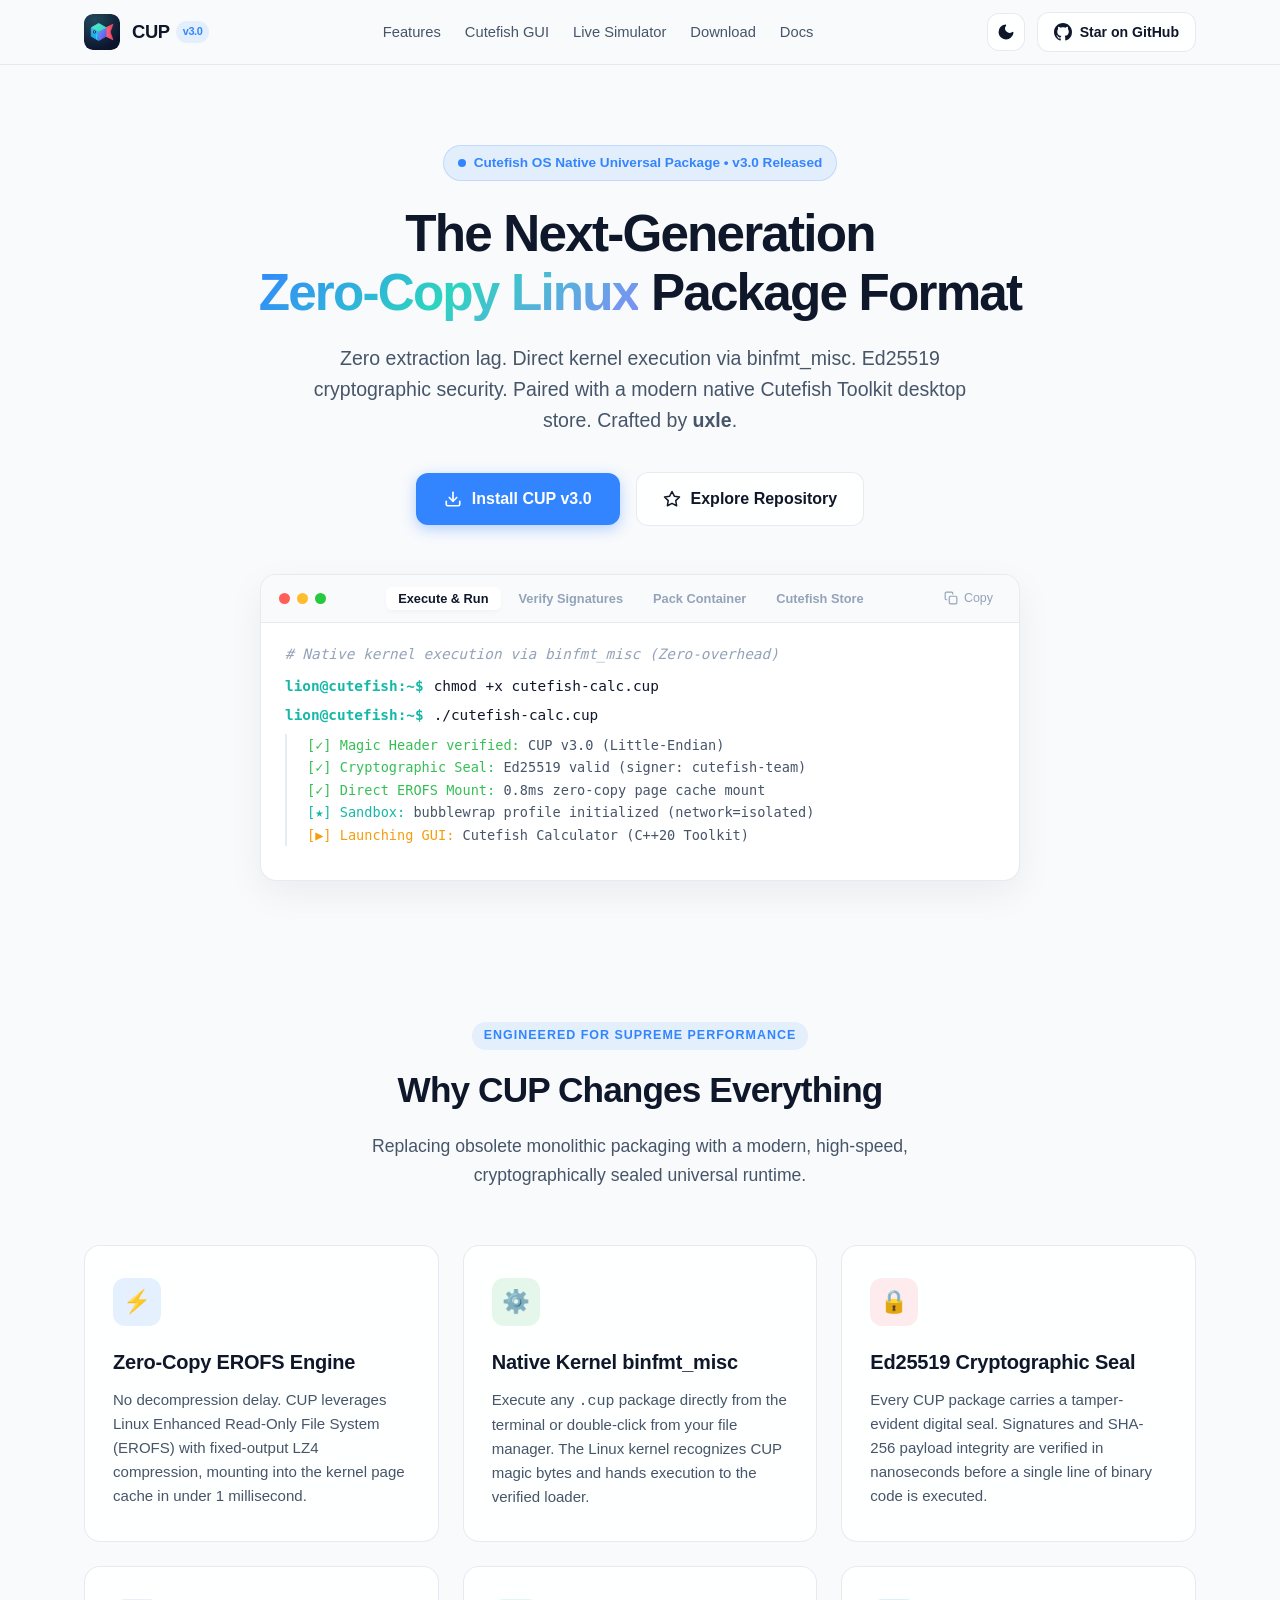
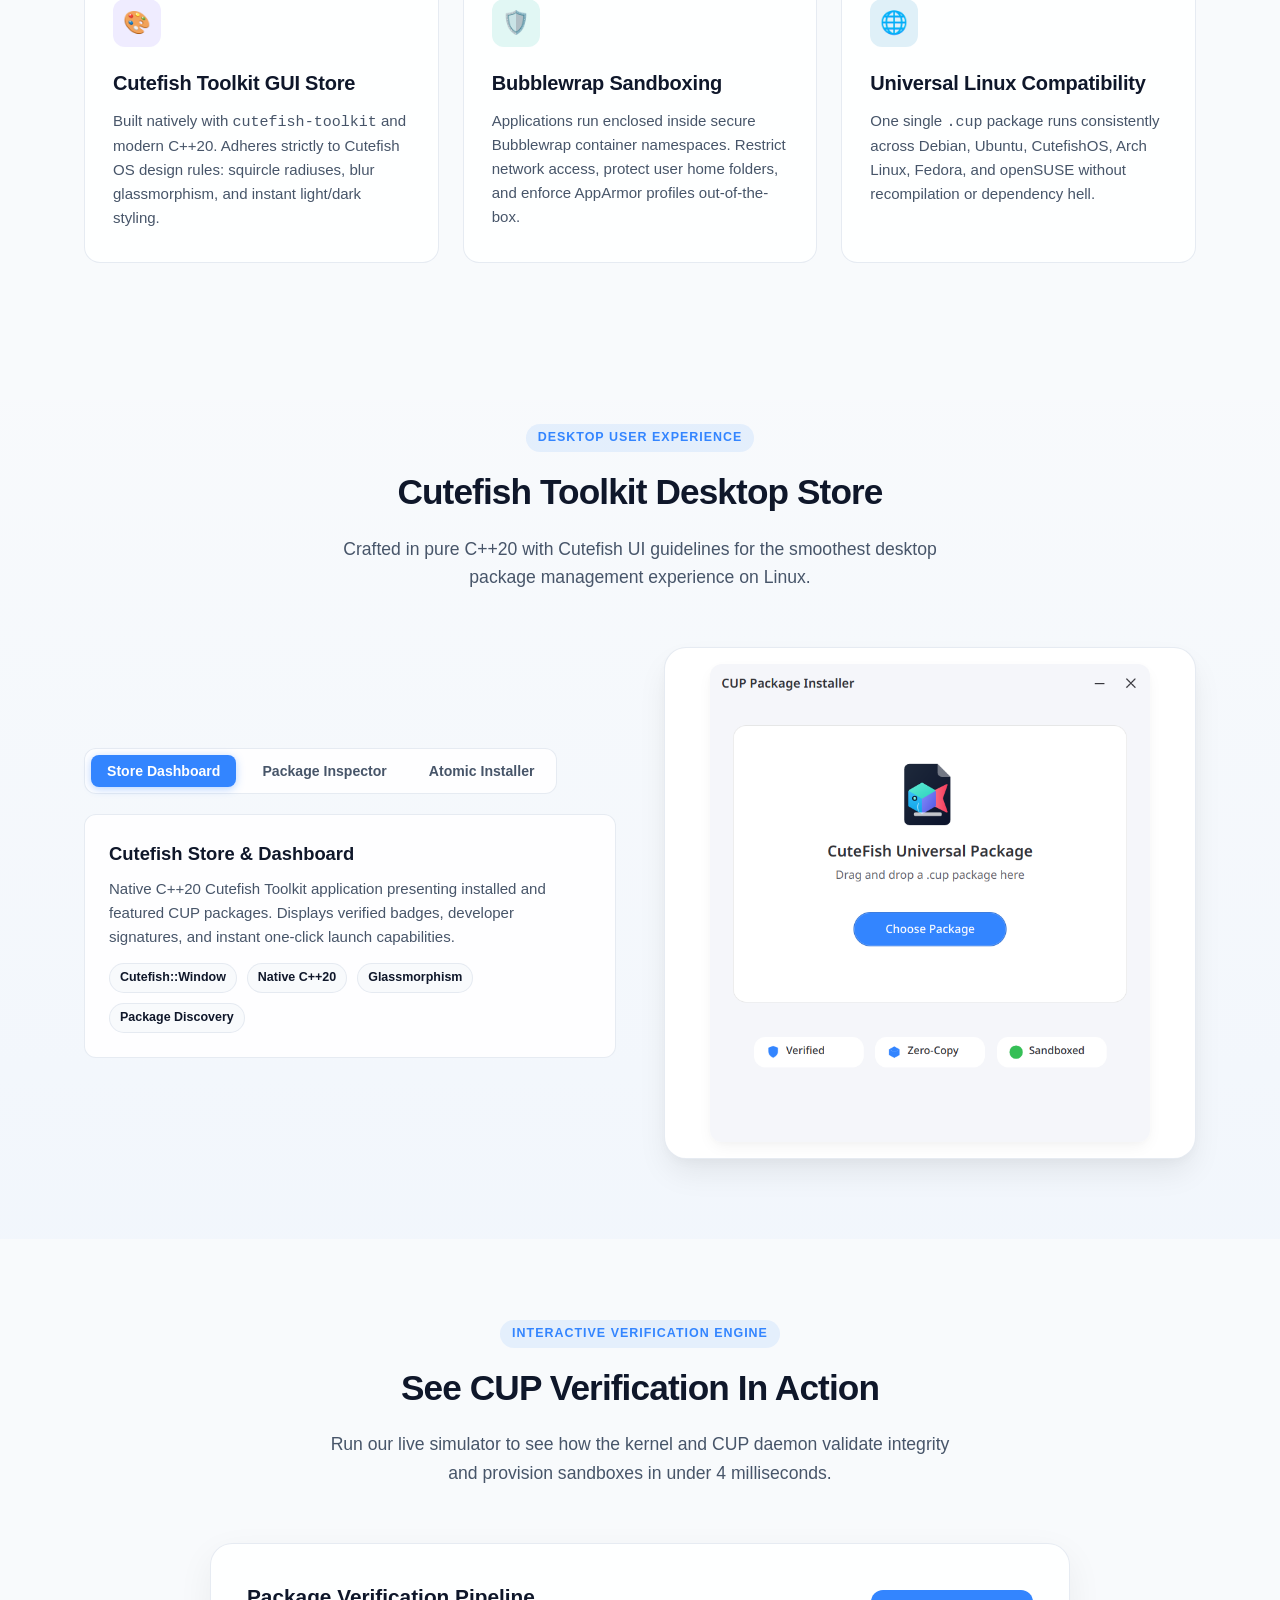
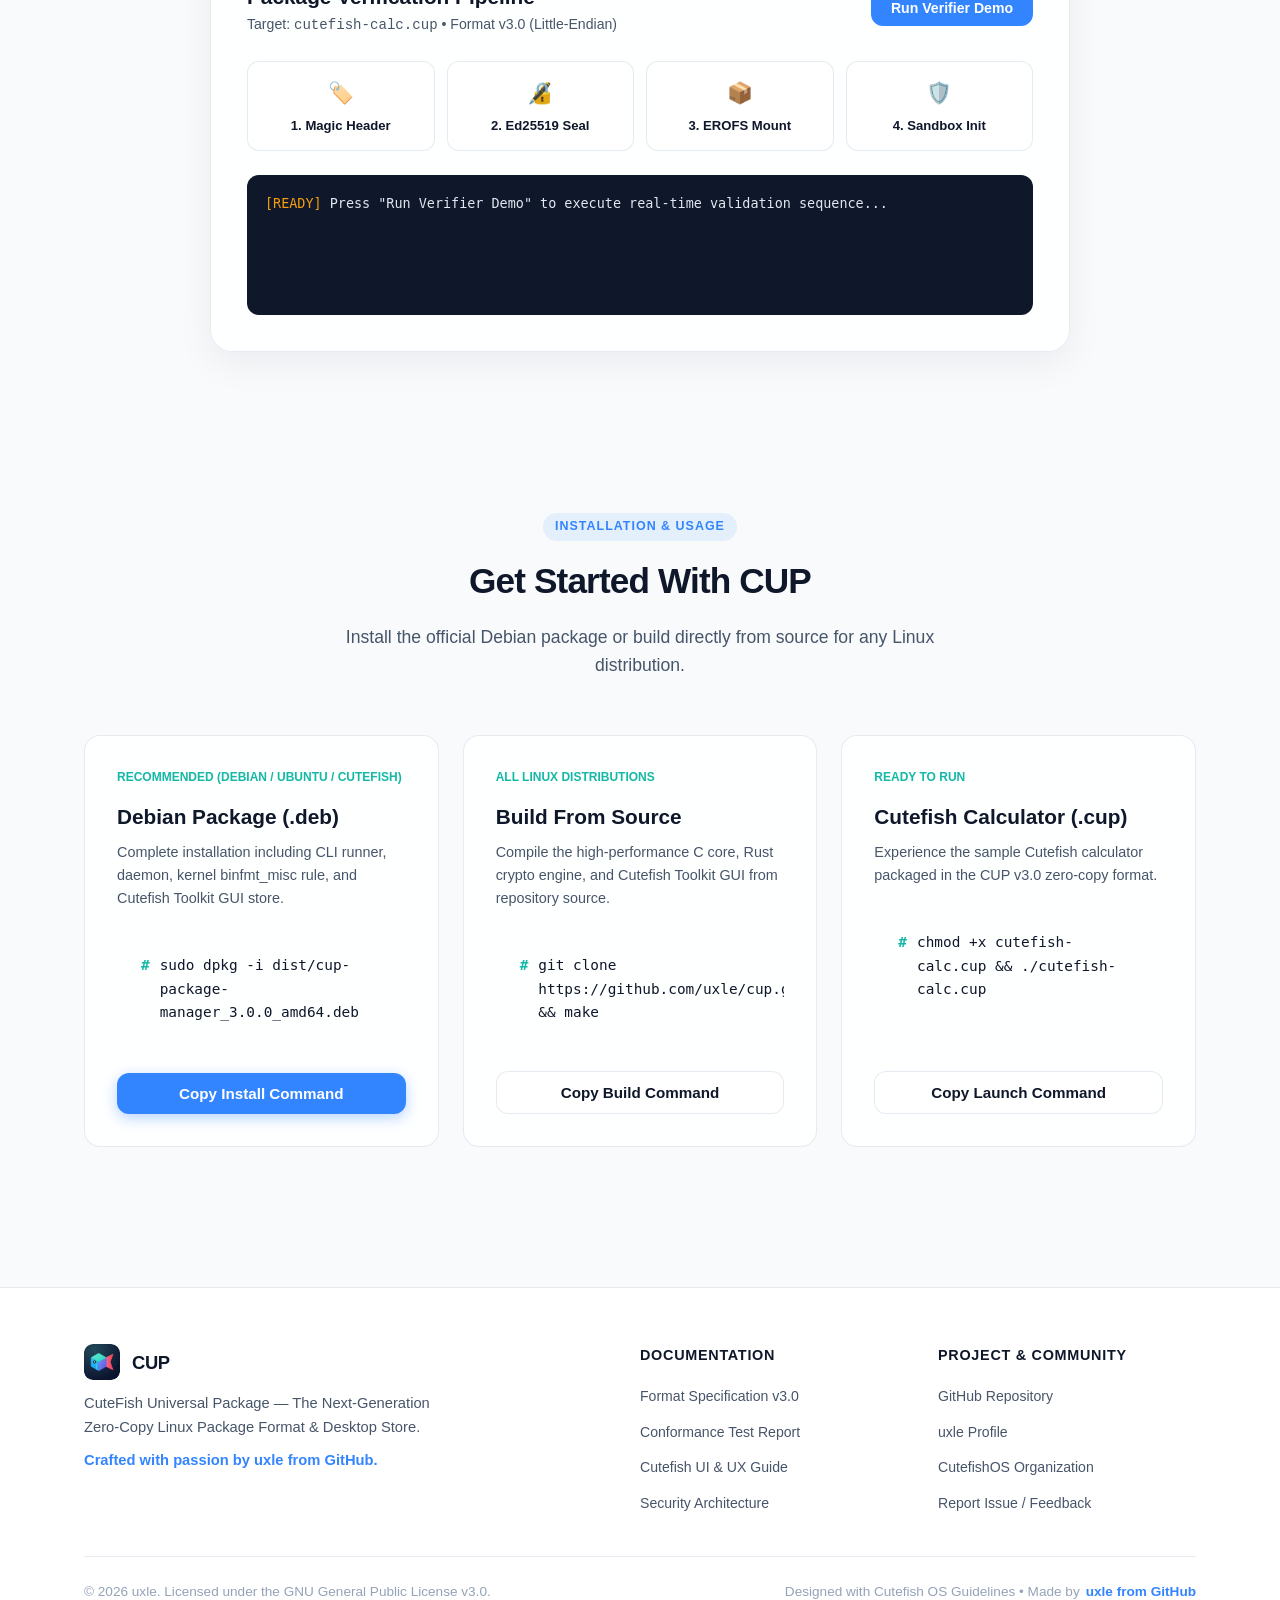
<file: index.html>
<!DOCTYPE html>
<html lang="en" data-theme="light">
<head>
  <meta charset="UTF-8">
  <meta name="viewport" content="width=device-width, initial-scale=1.0">
  <title>CuteFish Universal Package (CUP) — The Next-Gen Linux Package Format by uxle</title>
  
  <meta name="description" content="CuteFish Universal Package (CUP v3.0) — Zero-Copy, EROFS-powered, cryptographically sealed universal Linux package manager with native Cutefish Toolkit GUI by uxle.">
  <meta name="author" content="uxle">
  <meta name="theme-color" content="#3385FF">

  <!-- Open Graph -->
  <meta property="og:title" content="CuteFish Universal Package (CUP v3.0)">
  <meta property="og:description" content="Zero-copy direct kernel execution, EROFS compression, Ed25519 cryptographic security, and native Cutefish Toolkit GUI by uxle.">
  <meta property="og:image" content="assets/png/brand_sheet.png">
  <meta property="og:type" content="website">

  <!-- Favicons -->
  <link rel="icon" type="image/svg+xml" href="assets/cup_favicon.svg">
  <link rel="apple-touch-icon" href="assets/png/cup_favicon_180.png">

  <!-- Stylesheet -->
  <link rel="stylesheet" href="style.css">
</head>
<body>

  <!-- Navigation Bar -->
  <nav class="navbar">
    <div class="container nav-container">
      <a href="#" class="brand">
        <img src="assets/cup_logo.svg" alt="CUP Logo" class="brand-icon">
        <span class="brand-title">
          CUP
          <span class="brand-badge">v3.0</span>
        </span>
      </a>

      <ul class="nav-links">
        <li><a href="#features" class="nav-link">Features</a></li>
        <li><a href="#gui" class="nav-link">Cutefish GUI</a></li>
        <li><a href="#simulator" class="nav-link">Live Simulator</a></li>
        <li><a href="#install" class="nav-link">Download</a></li>
        <li><a href="https://github.com/uxle/cup" class="nav-link" target="_blank" rel="noopener">Docs</a></li>
      </ul>

      <div class="nav-actions">
        <button id="themeToggle" class="theme-toggle-btn" aria-label="Toggle Light/Dark Theme" title="Toggle Theme">
          <!-- Populated by JS -->
        </button>

        <a href="https://github.com/uxle/cup" class="btn-gh" target="_blank" rel="noopener">
          <svg viewBox="0 0 24 24">
            <path d="M12 0C5.37 0 0 5.37 0 12c0 5.31 3.435 9.795 8.205 11.385.6.105.825-.255.825-.57 0-.285-.015-1.23-.015-2.235-3.015.555-3.795-.735-4.035-1.41-.135-.345-.72-1.41-1.23-1.695-.42-.225-1.02-.78-.015-.795.945-.015 1.62.87 1.845 1.23 1.08 1.815 2.805 1.305 3.495.99.105-.78.42-1.305.765-1.605-2.67-.3-5.46-1.335-5.46-5.925 0-1.305.465-2.385 1.23-3.225-.12-.3-.54-1.53.12-3.18 0 0 1.005-.315 3.3 1.23.96-.27 1.98-.405 3-.405s2.04.135 3 .405c2.295-1.56 3.3-1.23 3.3-1.23.66 1.65.24 2.88.12 3.18.765.84 1.23 1.905 1.23 3.225 0 4.605-2.805 5.625-5.475 5.925.435.375.81 1.095.81 2.22 0 1.605-.015 2.895-.015 3.3 0 .315.225.69.825.57A12.02 12.02 0 0024 12c0-6.63-5.37-12-12-12z"/>
          </svg>
          <span>Star on GitHub</span>
        </a>
      </div>
    </div>
  </nav>

  <!-- Hero Section -->
  <header class="hero-section">
    <div class="container">
      <div class="hero-pill">
        <span class="hero-pill-dot"></span>
        <span>Cutefish OS Native Universal Package • v3.0 Released</span>
      </div>

      <h1 class="hero-title">
        The Next-Generation<br>
        <span class="hero-title-gradient">Zero-Copy Linux</span> Package Format
      </h1>

      <p class="hero-subtitle">
        Zero extraction lag. Direct kernel execution via binfmt_misc. Ed25519 cryptographic security.
        Paired with a modern native Cutefish Toolkit desktop store. Crafted by <strong>uxle</strong>.
      </p>

      <div class="hero-cta-group">
        <a href="#install" class="btn-primary">
          <svg width="18" height="18" viewBox="0 0 24 24" fill="none" stroke="currentColor" stroke-width="2.2" stroke-linecap="round" stroke-linejoin="round">
            <path d="M21 15v4a2 2 0 0 1-2 2H5a2 2 0 0 1-2-2v-4"></path>
            <polyline points="7 10 12 15 17 10"></polyline>
            <line x1="12" y1="15" x2="12" y2="3"></line>
          </svg>
          Install CUP v3.0
        </a>
        <a href="https://github.com/uxle/cup" class="btn-secondary" target="_blank" rel="noopener">
          <svg width="18" height="18" viewBox="0 0 24 24" fill="none" stroke="currentColor" stroke-width="2" stroke-linecap="round" stroke-linejoin="round">
            <polygon points="12 2 15.09 8.26 22 9.27 17 14.14 18.18 21.02 12 17.77 5.82 21.02 7 14.14 2 9.27 8.91 8.26 12 2"></polygon>
          </svg>
          Explore Repository
        </a>
      </div>

      <!-- Interactive Hero Terminal Card -->
      <div class="terminal-card">
        <div class="terminal-header">
          <div class="terminal-dots">
            <span class="terminal-dot dot-red"></span>
            <span class="terminal-dot dot-yellow"></span>
            <span class="terminal-dot dot-green"></span>
          </div>

          <div class="terminal-tabs">
            <button class="terminal-tab active" data-tab="run">Execute & Run</button>
            <button class="terminal-tab" data-tab="verify">Verify Signatures</button>
            <button class="terminal-tab" data-tab="build">Pack Container</button>
            <button class="terminal-tab" data-tab="gui">Cutefish Store</button>
          </div>

          <button id="terminalCopyBtn" class="terminal-copy-btn" title="Copy command">
            <svg width="14" height="14" viewBox="0 0 24 24" fill="none" stroke="currentColor" stroke-width="2" stroke-linecap="round" stroke-linejoin="round">
              <rect x="9" y="9" width="13" height="13" rx="2" ry="2"></rect>
              <path d="M5 15H4a2 2 0 0 1-2-2V4a2 2 0 0 1 2-2h9a2 2 0 0 1 2 2v1"></path>
            </svg>
            Copy
          </button>
        </div>

        <div class="terminal-body" id="terminalBody">
          <div class="cmd-comment"># Native kernel execution via binfmt_misc (Zero-overhead)</div>
          <div class="cmd-line">
            <span class="cmd-prompt">lion@cutefish:~$</span>
            <span class="cmd-text">chmod +x cutefish-calc.cup</span>
          </div>
          <div class="cmd-line">
            <span class="cmd-prompt">lion@cutefish:~$</span>
            <span class="cmd-text">./cutefish-calc.cup</span>
          </div>
          <div class="cmd-output">
            <span class="text-green">[✓] Magic Header verified:</span> CUP v3.0 (Little-Endian)<br>
            <span class="text-green">[✓] Cryptographic Seal:</span> Ed25519 valid (signer: cutefish-team)<br>
            <span class="text-green">[✓] Direct EROFS Mount:</span> 0.8ms zero-copy page cache mount<br>
            <span class="text-cyan">[★] Sandbox:</span> bubblewrap profile initialized (network=isolated)<br>
            <span class="text-amber">[▶] Launching GUI:</span> Cutefish Calculator (C++20 Toolkit)
          </div>
        </div>
      </div>
    </div>
  </header>

  <!-- Features Grid -->
  <section class="features-section" id="features">
    <div class="container">
      <div class="section-header">
        <span class="section-badge">ENGINEERED FOR SUPREME PERFORMANCE</span>
        <h2 class="section-title">Why CUP Changes Everything</h2>
        <p class="section-desc">
          Replacing obsolete monolithic packaging with a modern, high-speed, cryptographically sealed universal runtime.
        </p>
      </div>

      <div class="features-grid">
        <!-- Card 1 -->
        <div class="feature-card">
          <div class="feature-icon-box icon-blue">⚡</div>
          <h3 class="feature-title">Zero-Copy EROFS Engine</h3>
          <p class="feature-text">
            No decompression delay. CUP leverages Linux Enhanced Read-Only File System (EROFS) with fixed-output LZ4 compression, mounting into the kernel page cache in under 1 millisecond.
          </p>
        </div>

        <!-- Card 2 -->
        <div class="feature-card">
          <div class="feature-icon-box icon-green">⚙️</div>
          <h3 class="feature-title">Native Kernel binfmt_misc</h3>
          <p class="feature-text">
            Execute any <code>.cup</code> package directly from the terminal or double-click from your file manager. The Linux kernel recognizes CUP magic bytes and hands execution to the verified loader.
          </p>
        </div>

        <!-- Card 3 -->
        <div class="feature-card">
          <div class="feature-icon-box icon-coral">🔒</div>
          <h3 class="feature-title">Ed25519 Cryptographic Seal</h3>
          <p class="feature-text">
            Every CUP package carries a tamper-evident digital seal. Signatures and SHA-256 payload integrity are verified in nanoseconds before a single line of binary code is executed.
          </p>
        </div>

        <!-- Card 4 -->
        <div class="feature-card">
          <div class="feature-icon-box icon-purple">🎨</div>
          <h3 class="feature-title">Cutefish Toolkit GUI Store</h3>
          <p class="feature-text">
            Built natively with <code>cutefish-toolkit</code> and modern C++20. Adheres strictly to Cutefish OS design rules: squircle radiuses, blur glassmorphism, and instant light/dark styling.
          </p>
        </div>

        <!-- Card 5 -->
        <div class="feature-card">
          <div class="feature-icon-box icon-teal">🛡️</div>
          <h3 class="feature-title">Bubblewrap Sandboxing</h3>
          <p class="feature-text">
            Applications run enclosed inside secure Bubblewrap container namespaces. Restrict network access, protect user home folders, and enforce AppArmor profiles out-of-the-box.
          </p>
        </div>

        <!-- Card 6 -->
        <div class="feature-card">
          <div class="feature-icon-box icon-sky">🌐</div>
          <h3 class="feature-title">Universal Linux Compatibility</h3>
          <p class="feature-text">
            One single <code>.cup</code> package runs consistently across Debian, Ubuntu, CutefishOS, Arch Linux, Fedora, and openSUSE without recompilation or dependency hell.
          </p>
        </div>
      </div>
    </div>
  </section>

  <!-- Cutefish Toolkit GUI Showcase -->
  <section class="showcase-section" id="gui">
    <div class="container">
      <div class="section-header">
        <span class="section-badge">DESKTOP USER EXPERIENCE</span>
        <h2 class="section-title">Cutefish Toolkit Desktop Store</h2>
        <p class="section-desc">
          Crafted in pure C++20 with Cutefish UI guidelines for the smoothest desktop package management experience on Linux.
        </p>
      </div>

      <div class="showcase-container">
        <div class="showcase-content">
          <div class="showcase-tabs">
            <button class="showcase-tab active" data-view="home">Store Dashboard</button>
            <button class="showcase-tab" data-view="app">Package Inspector</button>
            <button class="showcase-tab" data-view="install">Atomic Installer</button>
          </div>

          <div class="showcase-desc-box">
            <h3 class="showcase-desc-title" id="showcaseTitle">Cutefish Store & Dashboard</h3>
            <p class="showcase-desc-text" id="showcaseDesc">
              Native C++20 Cutefish Toolkit application presenting installed and featured CUP packages. Displays verified badges, developer signatures, and instant one-click launch capabilities.
            </p>
            <div class="showcase-pills" id="showcasePills">
              <span class="showcase-pill">Cutefish::Window</span>
              <span class="showcase-pill">Native C++20</span>
              <span class="showcase-pill">Glassmorphism</span>
              <span class="showcase-pill">Package Discovery</span>
            </div>
          </div>
        </div>

        <div class="showcase-preview-card">
          <img src="docs/screenshots/home.png" alt="Cutefish Toolkit GUI Store" class="showcase-img" id="showcaseImg">
        </div>
      </div>
    </div>
  </section>

  <!-- Interactive Verification Simulator -->
  <section class="demo-section" id="simulator">
    <div class="container">
      <div class="section-header">
        <span class="section-badge">INTERACTIVE VERIFICATION ENGINE</span>
        <h2 class="section-title">See CUP Verification In Action</h2>
        <p class="section-desc">
          Run our live simulator to see how the kernel and CUP daemon validate integrity and provision sandboxes in under 4 milliseconds.
        </p>
      </div>

      <div class="sim-box">
        <div class="sim-header">
          <div class="sim-title-group">
            <h3>Package Verification Pipeline</h3>
            <p>Target: <code>cutefish-calc.cup</code> • Format v3.0 (Little-Endian)</p>
          </div>
          <button id="simStartBtn" class="sim-action-btn">
            Run Verifier Demo
          </button>
        </div>

        <div class="sim-stage">
          <div class="sim-step" id="simStep1">
            <div class="sim-step-icon">🏷️</div>
            <div class="sim-step-name">1. Magic Header</div>
          </div>
          <div class="sim-step" id="simStep2">
            <div class="sim-step-icon">🔏</div>
            <div class="sim-step-name">2. Ed25519 Seal</div>
          </div>
          <div class="sim-step" id="simStep3">
            <div class="sim-step-icon">📦</div>
            <div class="sim-step-name">3. EROFS Mount</div>
          </div>
          <div class="sim-step" id="simStep4">
            <div class="sim-step-icon">🛡️</div>
            <div class="sim-step-name">4. Sandbox Init</div>
          </div>
        </div>

        <pre class="sim-log-screen" id="simLogScreen"><span class="text-amber">[READY]</span> Press "Run Verifier Demo" to execute real-time validation sequence...</pre>
      </div>
    </div>
  </section>

  <!-- Download & Quick Start Section -->
  <section class="download-section" id="install">
    <div class="container">
      <div class="section-header">
        <span class="section-badge">INSTALLATION & USAGE</span>
        <h2 class="section-title">Get Started With CUP</h2>
        <p class="section-desc">
          Install the official Debian package or build directly from source for any Linux distribution.
        </p>
      </div>

      <div class="download-grid">
        <!-- Debian / Ubuntu Package -->
        <div class="download-card">
          <div>
            <div class="download-card-badge">RECOMMENDED (DEBIAN / UBUNTU / CUTEFISH)</div>
            <h3 class="download-card-title">Debian Package (.deb)</h3>
            <p class="download-card-desc">
              Complete installation including CLI runner, daemon, kernel binfmt_misc rule, and Cutefish Toolkit GUI store.
            </p>
            <div class="terminal-body" style="border-radius: var(--radius-sm); margin-bottom: 20px;">
              <div class="cmd-line">
                <span class="cmd-prompt">#</span>
                <span class="cmd-text">sudo dpkg -i dist/cup-package-manager_3.0.0_amd64.deb</span>
              </div>
            </div>
          </div>
          <button class="btn-primary copy-cmd-btn download-btn" data-cmd="sudo dpkg -i dist/cup-package-manager_3.0.0_amd64.deb">
            Copy Install Command
          </button>
        </div>

        <!-- Universal Build From Source -->
        <div class="download-card">
          <div>
            <div class="download-card-badge">ALL LINUX DISTRIBUTIONS</div>
            <h3 class="download-card-title">Build From Source</h3>
            <p class="download-card-desc">
              Compile the high-performance C core, Rust crypto engine, and Cutefish Toolkit GUI from repository source.
            </p>
            <div class="terminal-body" style="border-radius: var(--radius-sm); margin-bottom: 20px;">
              <div class="cmd-line">
                <span class="cmd-prompt">#</span>
                <span class="cmd-text">git clone https://github.com/uxle/cup.git &amp;&amp; make</span>
              </div>
            </div>
          </div>
          <button class="btn-secondary copy-cmd-btn download-btn" data-cmd="git clone https://github.com/uxle/cup.git && cd cup && make">
            Copy Build Command
          </button>
        </div>

        <!-- Sample CUP Application -->
        <div class="download-card">
          <div>
            <div class="download-card-badge">READY TO RUN</div>
            <h3 class="download-card-title">Cutefish Calculator (.cup)</h3>
            <p class="download-card-desc">
              Experience the sample Cutefish calculator packaged in the CUP v3.0 zero-copy format.
            </p>
            <div class="terminal-body" style="border-radius: var(--radius-sm); margin-bottom: 20px;">
              <div class="cmd-line">
                <span class="cmd-prompt">#</span>
                <span class="cmd-text">chmod +x cutefish-calc.cup &amp;&amp; ./cutefish-calc.cup</span>
              </div>
            </div>
          </div>
          <button class="btn-secondary copy-cmd-btn download-btn" data-cmd="chmod +x cutefish-calc.cup && ./cutefish-calc.cup">
            Copy Launch Command
          </button>
        </div>
      </div>
    </div>
  </section>

  <!-- Footer -->
  <footer class="footer">
    <div class="container">
      <div class="footer-grid">
        <div class="footer-brand">
          <a href="#" class="brand">
            <img src="assets/cup_logo.svg" alt="CUP Logo" class="brand-icon">
            <span class="brand-title">CUP</span>
          </a>
          <p>
            CuteFish Universal Package — The Next-Generation Zero-Copy Linux Package Format & Desktop Store.
          </p>
          <p style="margin-top: 10px; font-weight: 600; color: var(--accent-blue);">
            Crafted with passion by uxle from GitHub.
          </p>
        </div>

        <div class="footer-col">
          <h4>Documentation</h4>
          <ul>
            <li><a href="https://github.com/uxle/cup#readme" target="_blank" rel="noopener">Format Specification v3.0</a></li>
            <li><a href="https://github.com/uxle/cup/blob/main/CONFORMANCE_TEST_REPORT.txt" target="_blank" rel="noopener">Conformance Test Report</a></li>
            <li><a href="https://github.com/uxle/cup/blob/main/TEST_AND_UX_REPORT.md" target="_blank" rel="noopener">Cutefish UI & UX Guide</a></li>
            <li><a href="https://github.com/uxle/cup/blob/main/SECURITY.md" target="_blank" rel="noopener">Security Architecture</a></li>
          </ul>
        </div>

        <div class="footer-col">
          <h4>Project & Community</h4>
          <ul>
            <li><a href="https://github.com/uxle/cup" target="_blank" rel="noopener">GitHub Repository</a></li>
            <li><a href="https://github.com/uxle" target="_blank" rel="noopener">uxle Profile</a></li>
            <li><a href="https://github.com/cutefishos" target="_blank" rel="noopener">CutefishOS Organization</a></li>
            <li><a href="https://github.com/uxle/cup/issues" target="_blank" rel="noopener">Report Issue / Feedback</a></li>
          </ul>
        </div>
      </div>

      <div class="footer-bottom">
        <div>
          &copy; 2026 uxle. Licensed under the GNU General Public License v3.0.
        </div>
        <div class="footer-credit">
          Designed with Cutefish OS Guidelines • Made by <a href="https://github.com/uxle" target="_blank" rel="noopener">uxle from GitHub</a>
        </div>
      </div>
    </div>
  </footer>

  <!-- Script -->
  <script src="main.js"></script>
</body>
</html>
</file>
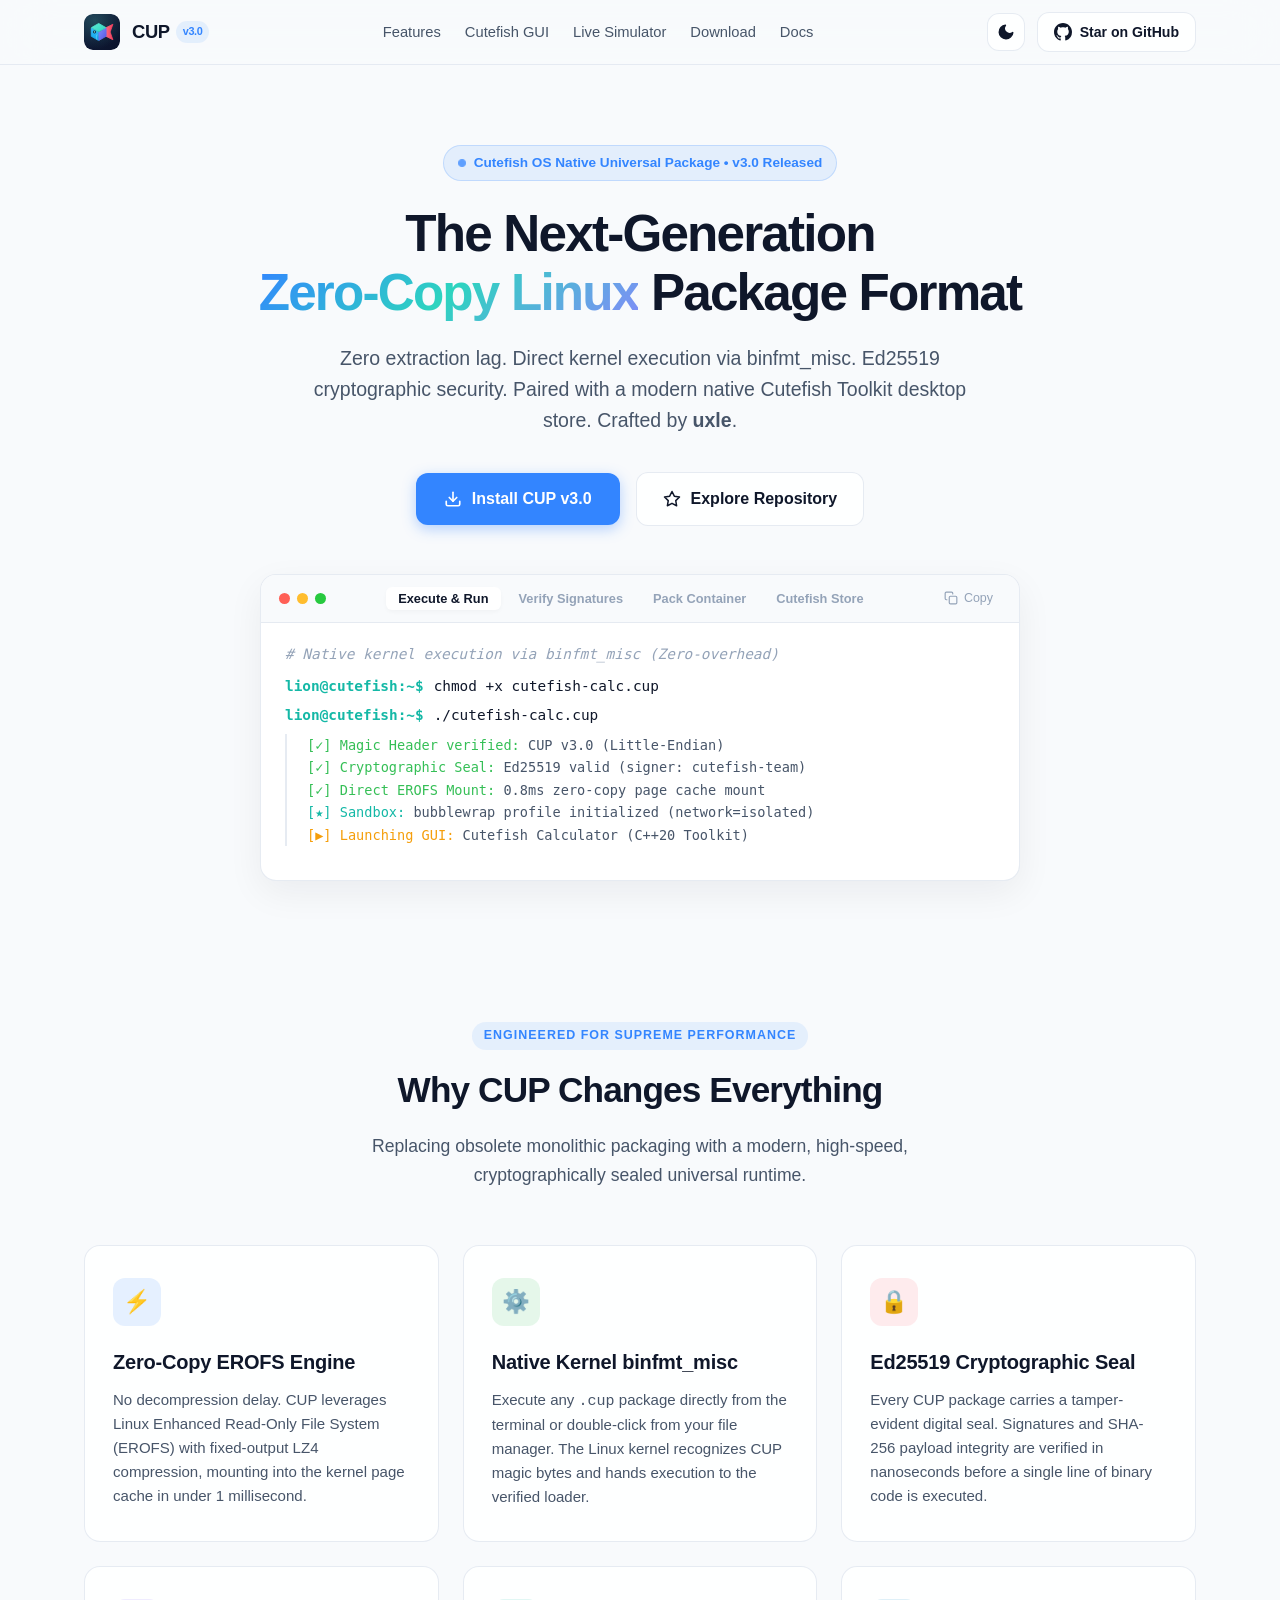
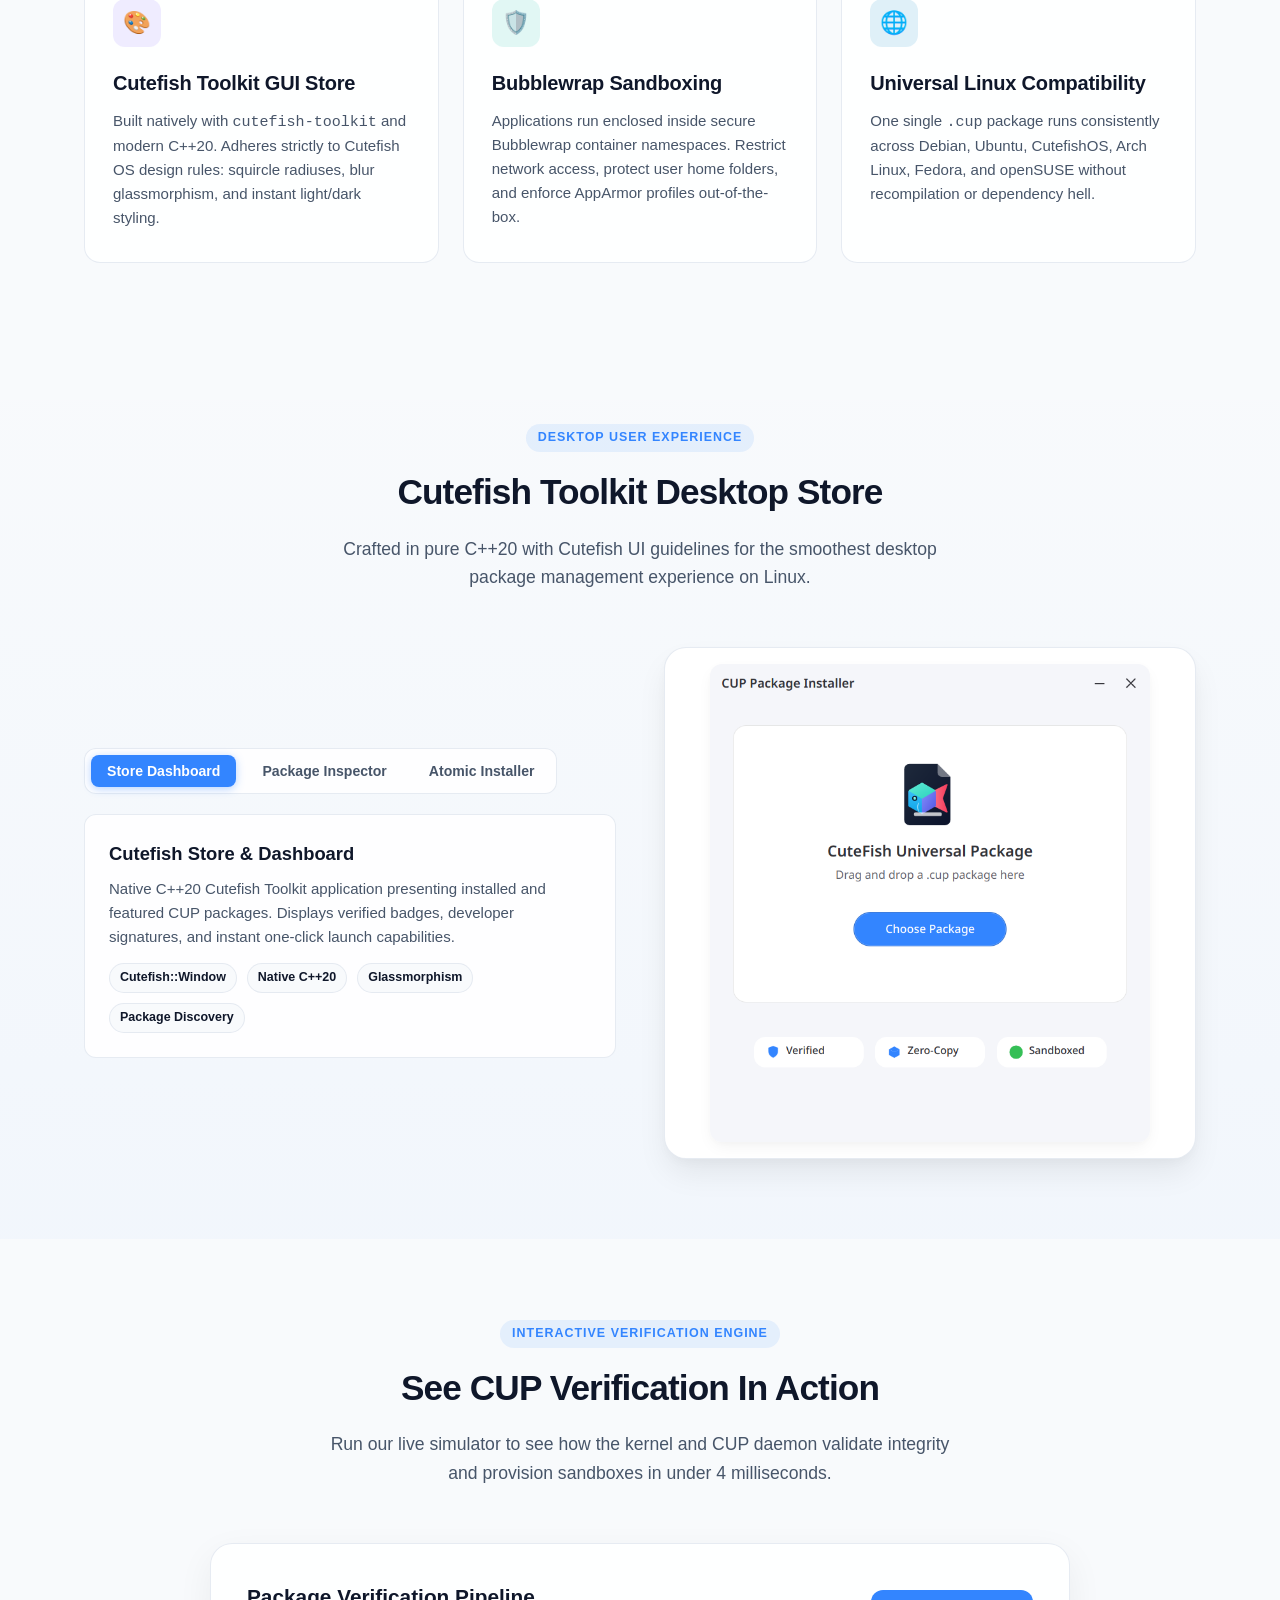
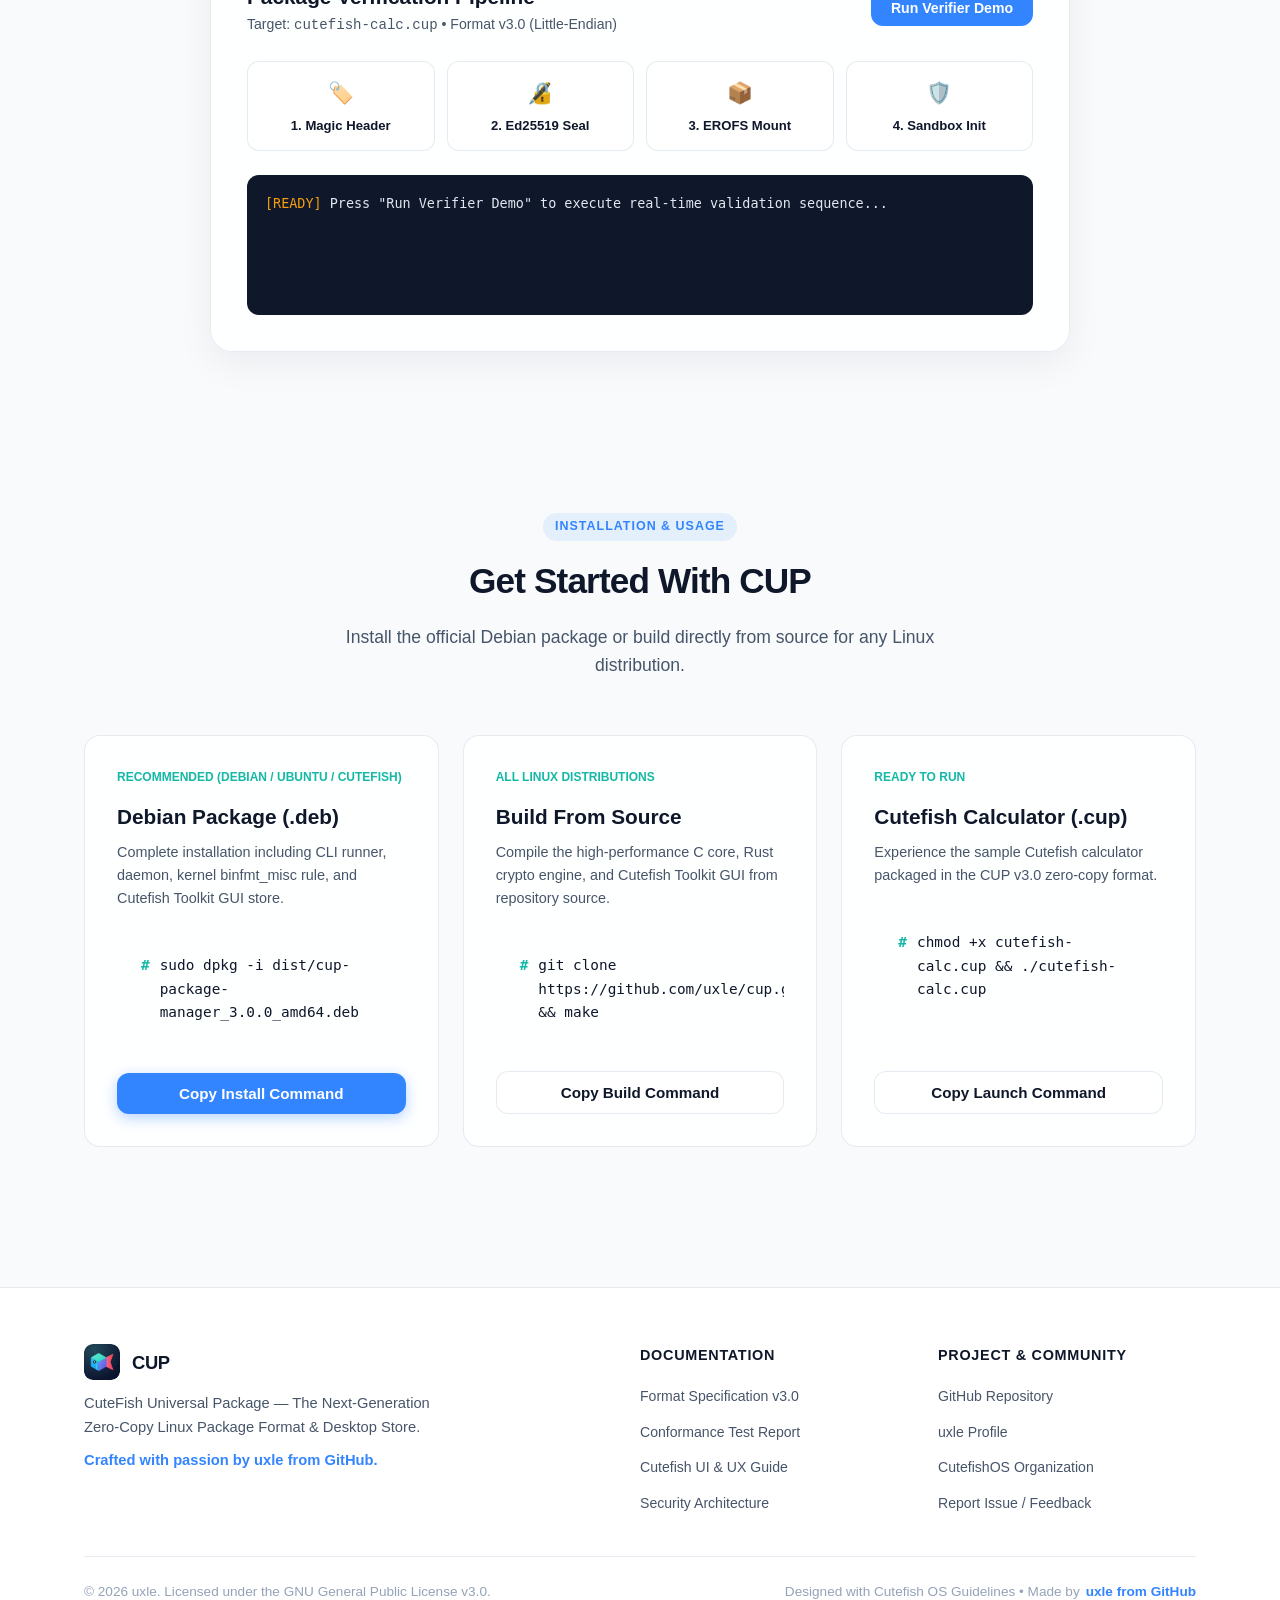
<file: docs/index.html>
<!DOCTYPE html>
<html>
<head>
  <meta charset="utf-8">
  <title>Redirecting to CUP Homepage...</title>
  <meta http-equiv="refresh" content="0; url=../index.html">
</head>
<body>
  <p>Redirecting to <a href="../index.html">CuteFish Universal Package (CUP)</a>...</p>
</body>
</html>
</file>
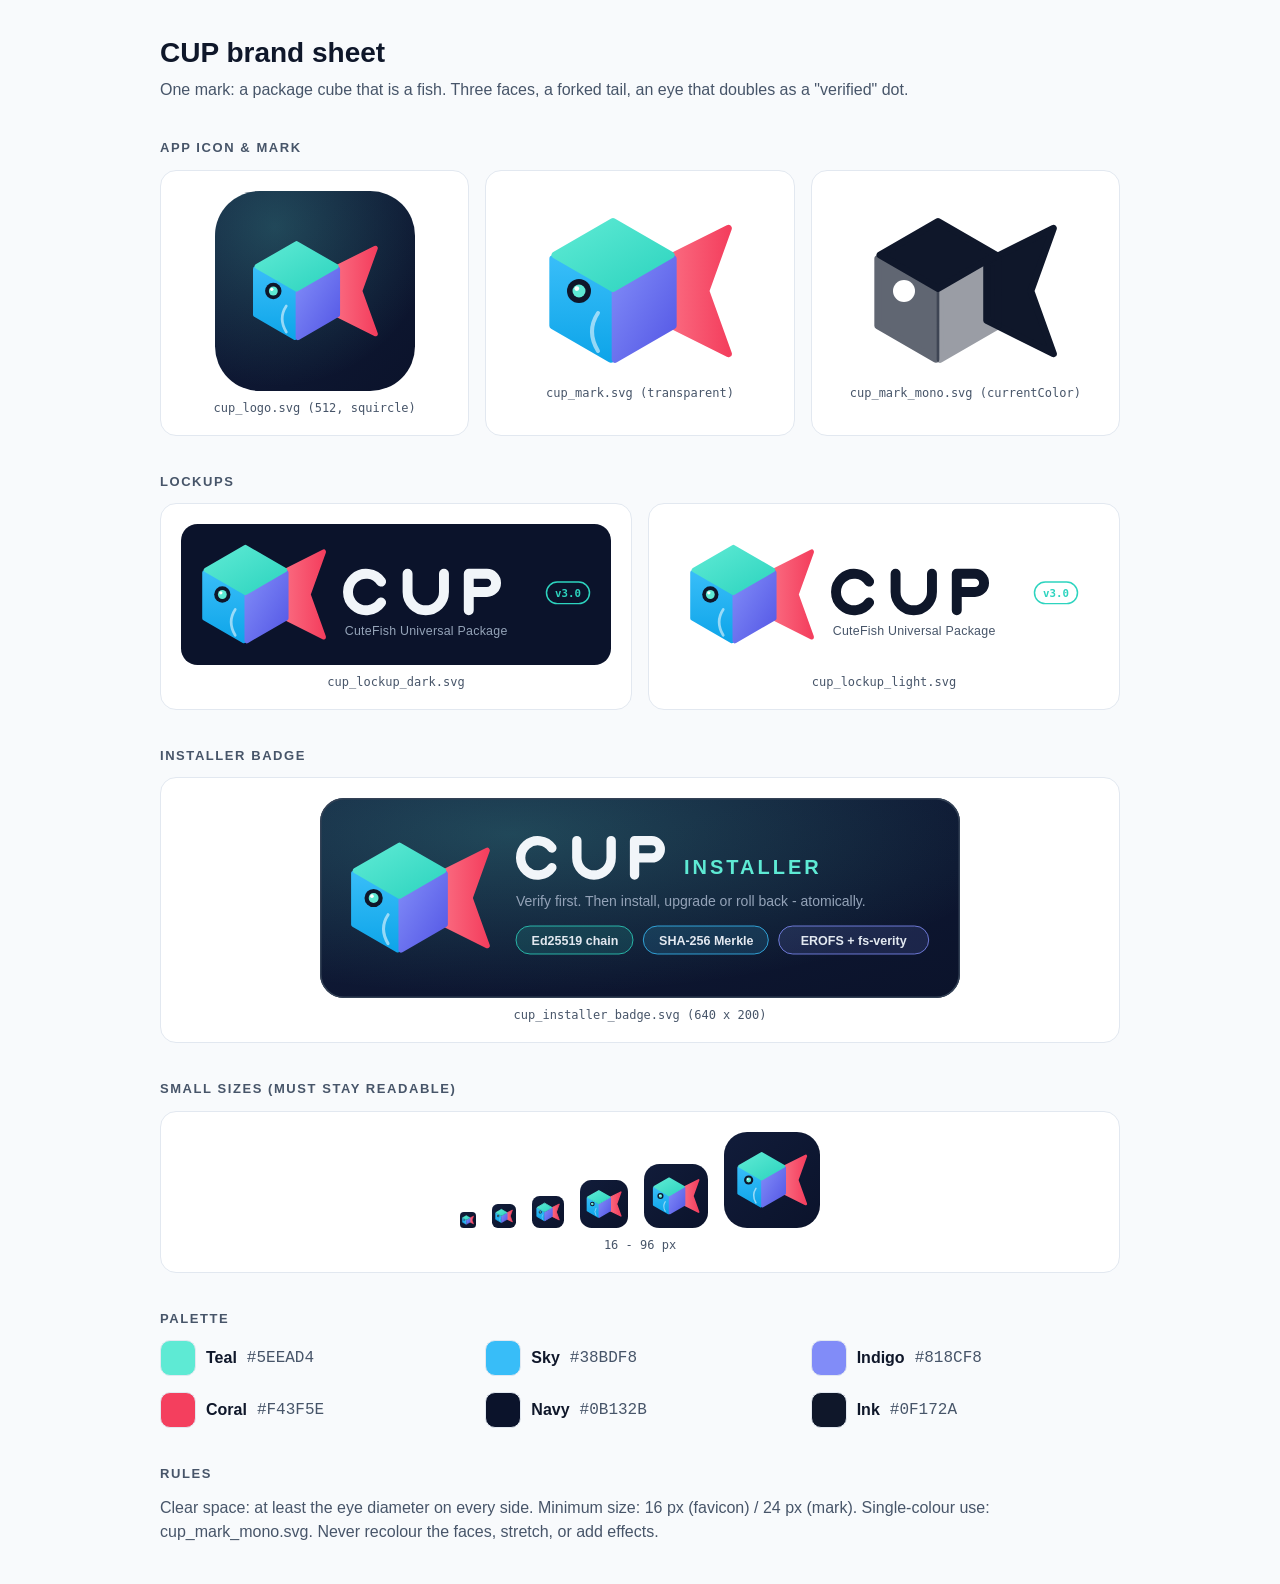
<file: assets/brand.html>
<!doctype html><html lang="en"><meta charset="utf-8"><meta name="viewport" content="width=device-width,initial-scale=1">
<title>CUP brand sheet</title>
<style>
:root{color-scheme:dark;--bg:#0B132B;--fg:#E2E8F0;--mut:#94A3B8;--card:#111C3A;--line:#263250}
@media (prefers-color-scheme:light){:root{color-scheme:light;--bg:#F8FAFC;--fg:#0F172A;--mut:#475569;--card:#fff;--line:#E2E8F0}}
*{box-sizing:border-box}body{margin:0;background:var(--bg);color:var(--fg);font:16px/1.5 Inter, 'Segoe UI', 'Helvetica Neue', Arial, 'DejaVu Sans', sans-serif;padding:32px 16px}
main{max-width:960px;margin:auto}h1{font-size:28px;margin:0 0 4px}h2{font-size:13px;letter-spacing:.12em;text-transform:uppercase;color:var(--mut);margin:36px 0 12px}
p{color:var(--mut);margin:0 0 8px}.grid{display:grid;gap:16px;grid-template-columns:repeat(auto-fit,minmax(260px,1fr))}
.card{background:var(--card);border:1px solid var(--line);border-radius:16px;padding:20px;display:flex;flex-direction:column;gap:10px;align-items:center;justify-content:center}
.card img{max-width:100%;height:auto}.card small{color:var(--mut);font:12px 'JetBrains Mono', 'DejaVu Sans Mono', Consolas, monospace}
.sw{display:flex;gap:10px;align-items:center}.sw i{width:36px;height:36px;border-radius:10px;border:1px solid var(--line)}.sw code{color:var(--mut)}
.row{display:flex;gap:16px;align-items:flex-end;flex-wrap:wrap}
.mono{color:var(--fg)}
</style><main>
<h1>CUP brand sheet</h1><p>One mark: a package cube that is a fish. Three faces, a forked tail, an eye that doubles as a "verified" dot.</p>
<h2>App icon &amp; mark</h2><div class="grid">
<div class="card"><img src="cup_logo.svg" width="200" height="200" alt="App icon"><small>cup_logo.svg (512, squircle)</small></div>
<div class="card"><img src="cup_mark.svg" width="200" alt="Mark"><small>cup_mark.svg (transparent)</small></div>
<div class="card"><img class="mono" src="cup_mark_mono.svg" width="200" alt="Mono mark"><small>cup_mark_mono.svg (currentColor)</small></div></div>
<h2>Lockups</h2><div class="grid"><div class="card"><img src="cup_lockup_dark.svg" alt="Dark lockup"><small>cup_lockup_dark.svg</small></div>
<div class="card"><img src="cup_lockup_light.svg" alt="Light lockup"><small>cup_lockup_light.svg</small></div></div>
<h2>Installer badge</h2><div class="card"><img src="cup_installer_badge.svg" alt="Badge"><small>cup_installer_badge.svg (640 x 200)</small></div>
<h2>Small sizes (must stay readable)</h2><div class="card"><div class="row"><img src="cup_favicon.svg" width="16" height="16" alt="16px"><img src="cup_favicon.svg" width="24" height="24" alt="24px"><img src="cup_favicon.svg" width="32" height="32" alt="32px"><img src="cup_favicon.svg" width="48" height="48" alt="48px"><img src="cup_favicon.svg" width="64" height="64" alt="64px"><img src="cup_favicon.svg" width="96" height="96" alt="96px"></div><small>16 - 96 px</small></div>
<h2>Palette</h2><div class="grid"><div class="sw"><i style="background:#5EEAD4"></i><b>Teal</b><code>#5EEAD4</code></div><div class="sw"><i style="background:#38BDF8"></i><b>Sky</b><code>#38BDF8</code></div><div class="sw"><i style="background:#818CF8"></i><b>Indigo</b><code>#818CF8</code></div><div class="sw"><i style="background:#F43F5E"></i><b>Coral</b><code>#F43F5E</code></div><div class="sw"><i style="background:#0B132B"></i><b>Navy</b><code>#0B132B</code></div><div class="sw"><i style="background:#0F172A"></i><b>Ink</b><code>#0F172A</code></div></div>
<h2>Rules</h2><p>Clear space: at least the eye diameter on every side. Minimum size: 16 px (favicon) / 24 px (mark). Single-colour use: cup_mark_mono.svg. Never recolour the faces, stretch, or add effects.</p>
</main></html>
</file>
<file: style.css>
/*
 * CuteFish Universal Package (CUP v3.0) — GitHub Pages Stylesheet
 * Crafted by UXLE • Follows Cutefish OS Design Guidelines
 */

:root {
  --font-family: -apple-system, BlinkMacSystemFont, "Segoe UI", Roboto, "Helvetica Neue", Arial, sans-serif;
  --font-mono: "JetBrains Mono", "SF Mono", Menlo, Consolas, "DejaVu Sans Mono", monospace;

  /* Cutefish Color System (Light Theme Default) */
  --bg-primary: #F8FAFC;
  --bg-secondary: #FFFFFF;
  --bg-card: rgba(255, 255, 255, 0.85);
  --bg-card-hover: rgba(255, 255, 255, 0.95);
  --border: rgba(226, 232, 240, 0.85);
  --border-focus: #3385FF;
  
  --text-primary: #0F172A;
  --text-secondary: #475569;
  --text-muted: #94A3B8;

  --accent-blue: #3385FF;
  --accent-blue-hover: #2670E8;
  --accent-blue-light: rgba(51, 133, 255, 0.1);
  --accent-green: #35BF56;
  --accent-green-light: rgba(53, 191, 86, 0.12);
  --accent-coral: #FF5C6D;
  --accent-coral-light: rgba(255, 92, 109, 0.1);
  --accent-purple: #8266FF;
  --accent-teal: #14B8A6;
  --accent-sky: #0284C7;

  --glass-bg: rgba(255, 255, 255, 0.72);
  --glass-border: rgba(255, 255, 255, 0.6);
  --nav-bg: rgba(248, 250, 252, 0.82);
  
  --shadow-sm: 0 2px 4px rgba(0, 0, 0, 0.03);
  --shadow-md: 0 6px 16px -2px rgba(0, 0, 0, 0.05), 0 2px 6px -1px rgba(0, 0, 0, 0.02);
  --shadow-lg: 0 16px 32px -4px rgba(0, 0, 0, 0.08), 0 4px 12px -2px rgba(0, 0, 0, 0.03);
  --shadow-glass: 0 12px 36px 0 rgba(15, 23, 42, 0.06);

  /* Cutefish Radii */
  --radius-xs: 6px;
  --radius-sm: 8px;
  --radius-md: 12px;
  --radius-lg: 16px;
  --radius-xl: 22px;
  --radius-full: 9999px;

  --transition-fast: 0.18s cubic-bezier(0.4, 0, 0.2, 1);
  --transition-normal: 0.28s cubic-bezier(0.4, 0, 0.2, 1);
}

[data-theme="dark"] {
  --bg-primary: #0B132B;
  --bg-secondary: #111C3A;
  --bg-card: rgba(17, 28, 58, 0.75);
  --bg-card-hover: rgba(24, 38, 77, 0.85);
  --border: rgba(255, 255, 255, 0.09);
  --border-focus: #38BDF8;

  --text-primary: #F8FAFC;
  --text-secondary: #94A3B8;
  --text-muted: #64748B;

  --accent-blue: #38BDF8;
  --accent-blue-hover: #0EA5E9;
  --accent-blue-light: rgba(56, 189, 248, 0.15);
  --accent-green: #10B981;
  --accent-green-light: rgba(16, 185, 129, 0.15);
  --accent-coral: #FB7185;
  --accent-coral-light: rgba(251, 113, 133, 0.15);
  --accent-purple: #A78BFA;
  --accent-teal: #2DD4BF;
  --accent-sky: #38BDF8;

  --glass-bg: rgba(17, 28, 58, 0.65);
  --glass-border: rgba(255, 255, 255, 0.08);
  --nav-bg: rgba(11, 19, 43, 0.82);

  --shadow-sm: 0 2px 4px rgba(0, 0, 0, 0.2);
  --shadow-md: 0 6px 18px -2px rgba(0, 0, 0, 0.35);
  --shadow-lg: 0 16px 36px -4px rgba(0, 0, 0, 0.45);
  --shadow-glass: 0 12px 36px 0 rgba(0, 0, 0, 0.5);
}

* {
  box-sizing: border-box;
  margin: 0;
  padding: 0;
}

html {
  scroll-behavior: smooth;
  font-size: 16px;
}

body {
  font-family: var(--font-family);
  background-color: var(--bg-primary);
  color: var(--text-primary);
  line-height: 1.6;
  -webkit-font-smoothing: antialiased;
  -moz-osx-font-smoothing: grayscale;
  transition: background-color var(--transition-normal), color var(--transition-normal);
  overflow-x: hidden;
}

/* Container */
.container {
  width: 100%;
  max-width: 1160px;
  margin: 0 auto;
  padding: 0 24px;
}

/* ==========================================================================
   Navigation Bar (Cutefish Glass Header)
   ========================================================================== */
.navbar {
  position: sticky;
  top: 0;
  z-index: 100;
  background: var(--nav-bg);
  backdrop-filter: blur(24px);
  -webkit-backdrop-filter: blur(24px);
  border-bottom: 1px solid var(--border);
  transition: all var(--transition-normal);
}

.nav-container {
  display: flex;
  align-items: center;
  justify-content: space-between;
  height: 64px;
}

.brand {
  display: flex;
  align-items: center;
  gap: 12px;
  text-decoration: none;
  color: var(--text-primary);
}

.brand-icon {
  width: 36px;
  height: 36px;
  border-radius: 9px;
  transition: transform var(--transition-fast);
}

.brand:hover .brand-icon {
  transform: scale(1.06);
}

.brand-title {
  font-weight: 700;
  font-size: 1.15rem;
  letter-spacing: -0.02em;
  display: flex;
  align-items: center;
  gap: 6px;
}

.brand-badge {
  font-size: 0.68rem;
  font-weight: 600;
  background: var(--accent-blue-light);
  color: var(--accent-blue);
  padding: 2px 7px;
  border-radius: var(--radius-full);
}

.nav-links {
  display: flex;
  align-items: center;
  gap: 24px;
  list-style: none;
}

.nav-link {
  text-decoration: none;
  color: var(--text-secondary);
  font-size: 0.92rem;
  font-weight: 500;
  transition: color var(--transition-fast);
}

.nav-link:hover {
  color: var(--accent-blue);
}

.nav-actions {
  display: flex;
  align-items: center;
  gap: 12px;
}

/* Theme Toggle Button */
.theme-toggle-btn {
  background: var(--bg-card);
  border: 1px solid var(--border);
  color: var(--text-primary);
  width: 38px;
  height: 38px;
  border-radius: var(--radius-md);
  display: flex;
  align-items: center;
  justify-content: center;
  cursor: pointer;
  transition: all var(--transition-fast);
}

.theme-toggle-btn:hover {
  background: var(--bg-card-hover);
  border-color: var(--accent-blue);
  transform: translateY(-1px);
}

.theme-toggle-btn svg {
  width: 18px;
  height: 18px;
  fill: currentColor;
}

/* GitHub Star Button */
.btn-gh {
  display: inline-flex;
  align-items: center;
  gap: 8px;
  padding: 8px 16px;
  font-size: 0.88rem;
  font-weight: 600;
  color: var(--text-primary);
  background: var(--bg-card);
  border: 1px solid var(--border);
  border-radius: var(--radius-md);
  text-decoration: none;
  transition: all var(--transition-fast);
}

.btn-gh:hover {
  border-color: var(--accent-blue);
  transform: translateY(-1px);
  box-shadow: var(--shadow-sm);
}

.btn-gh svg {
  width: 18px;
  height: 18px;
  fill: currentColor;
}

/* ==========================================================================
   Hero Section
   ========================================================================== */
.hero-section {
  padding: 80px 0 60px;
  text-align: center;
  position: relative;
}

.hero-pill {
  display: inline-flex;
  align-items: center;
  gap: 8px;
  padding: 6px 14px;
  border-radius: var(--radius-full);
  background: var(--accent-blue-light);
  color: var(--accent-blue);
  font-size: 0.85rem;
  font-weight: 600;
  margin-bottom: 24px;
  border: 1px solid rgba(51, 133, 255, 0.2);
}

.hero-pill-dot {
  width: 8px;
  height: 8px;
  border-radius: 50%;
  background: var(--accent-blue);
  animation: pulseDot 2s infinite;
}

@keyframes pulseDot {
  0%, 100% { opacity: 1; transform: scale(1); }
  50% { opacity: 0.4; transform: scale(0.85); }
}

.hero-title {
  font-size: 3.2rem;
  font-weight: 800;
  letter-spacing: -0.035em;
  line-height: 1.15;
  margin-bottom: 20px;
  max-width: 840px;
  margin-left: auto;
  margin-right: auto;
}

.hero-title-gradient {
  background: linear-gradient(135deg, var(--accent-blue) 0%, #2DD4BF 50%, #818CF8 100%);
  -webkit-background-clip: text;
  -webkit-text-fill-color: transparent;
}

.hero-subtitle {
  font-size: 1.22rem;
  color: var(--text-secondary);
  max-width: 680px;
  margin: 0 auto 36px;
  line-height: 1.6;
}

.hero-cta-group {
  display: flex;
  align-items: center;
  justify-content: center;
  gap: 16px;
  flex-wrap: wrap;
  margin-bottom: 48px;
}

/* Primary Button */
.btn-primary {
  display: inline-flex;
  align-items: center;
  gap: 10px;
  padding: 13px 28px;
  background: var(--accent-blue);
  color: #FFFFFF;
  border: none;
  border-radius: var(--radius-md);
  font-size: 1rem;
  font-weight: 600;
  text-decoration: none;
  cursor: pointer;
  transition: all var(--transition-fast);
  box-shadow: 0 4px 14px rgba(51, 133, 255, 0.35);
}

.btn-primary:hover {
  background: var(--accent-blue-hover);
  transform: translateY(-2px);
  box-shadow: 0 6px 20px rgba(51, 133, 255, 0.45);
}

.btn-secondary {
  display: inline-flex;
  align-items: center;
  gap: 10px;
  padding: 13px 26px;
  background: var(--bg-card);
  color: var(--text-primary);
  border: 1px solid var(--border);
  border-radius: var(--radius-md);
  font-size: 1rem;
  font-weight: 600;
  text-decoration: none;
  cursor: pointer;
  transition: all var(--transition-fast);
}

.btn-secondary:hover {
  background: var(--bg-card-hover);
  border-color: var(--text-secondary);
  transform: translateY(-2px);
}

/* Hero Terminal Card */
.terminal-card {
  max-width: 760px;
  margin: 0 auto;
  background: var(--bg-secondary);
  border: 1px solid var(--border);
  border-radius: var(--radius-lg);
  box-shadow: var(--shadow-glass);
  overflow: hidden;
  text-align: left;
}

.terminal-header {
  display: flex;
  align-items: center;
  justify-content: space-between;
  padding: 12px 18px;
  background: var(--bg-primary);
  border-bottom: 1px solid var(--border);
}

.terminal-dots {
  display: flex;
  gap: 7px;
}

.terminal-dot {
  width: 11px;
  height: 11px;
  border-radius: 50%;
}

.dot-red { background: #FF5F56; }
.dot-yellow { background: #FFBD2E; }
.dot-green { background: #27C93F; }

.terminal-tabs {
  display: flex;
  gap: 6px;
}

.terminal-tab {
  padding: 4px 12px;
  border-radius: var(--radius-xs);
  font-size: 0.8rem;
  font-weight: 600;
  background: transparent;
  color: var(--text-muted);
  border: none;
  cursor: pointer;
  transition: all var(--transition-fast);
}

.terminal-tab.active {
  background: var(--bg-secondary);
  color: var(--text-primary);
  box-shadow: var(--shadow-sm);
}

.terminal-copy-btn {
  background: transparent;
  border: none;
  color: var(--text-muted);
  cursor: pointer;
  padding: 4px 8px;
  border-radius: var(--radius-xs);
  display: flex;
  align-items: center;
  gap: 6px;
  font-size: 0.78rem;
  font-weight: 500;
  transition: all var(--transition-fast);
}

.terminal-copy-btn:hover {
  color: var(--accent-blue);
  background: var(--accent-blue-light);
}

.terminal-body {
  padding: 20px 24px;
  font-family: var(--font-mono);
  font-size: 0.9rem;
  line-height: 1.65;
  overflow-x: auto;
}

.cmd-line {
  display: flex;
  align-items: baseline;
  gap: 10px;
  margin-bottom: 6px;
}

.cmd-prompt {
  color: var(--accent-teal);
  font-weight: 700;
}

.cmd-text {
  color: var(--text-primary);
  font-weight: 500;
}

.cmd-comment {
  color: var(--text-muted);
  font-style: italic;
  margin-bottom: 8px;
}

.cmd-output {
  color: var(--text-secondary);
  font-size: 0.85rem;
  padding-left: 20px;
  border-left: 2px solid var(--border);
  margin: 6px 0 14px;
}

.text-green { color: var(--accent-green); }
.text-cyan { color: var(--accent-teal); }
.text-amber { color: #F59E0B; }

/* ==========================================================================
   Feature Cards Grid (Cutefish Squircle Cards)
   ========================================================================== */
.features-section {
  padding: 80px 0;
}

.section-header {
  text-align: center;
  margin-bottom: 56px;
}

.section-badge {
  display: inline-block;
  font-size: 0.78rem;
  font-weight: 700;
  text-transform: uppercase;
  letter-spacing: 0.08em;
  color: var(--accent-blue);
  background: var(--accent-blue-light);
  padding: 4px 12px;
  border-radius: var(--radius-full);
  margin-bottom: 12px;
}

.section-title {
  font-size: 2.2rem;
  font-weight: 800;
  letter-spacing: -0.025em;
  margin-bottom: 14px;
}

.section-desc {
  font-size: 1.1rem;
  color: var(--text-secondary);
  max-width: 620px;
  margin: 0 auto;
}

.features-grid {
  display: grid;
  grid-template-columns: repeat(auto-fit, minmax(320px, 1fr));
  gap: 24px;
}

.feature-card {
  background: var(--bg-card);
  border: 1px solid var(--border);
  border-radius: var(--radius-lg);
  padding: 32px 28px;
  transition: all var(--transition-normal);
  display: flex;
  flex-direction: column;
  position: relative;
}

.feature-card:hover {
  background: var(--bg-card-hover);
  border-color: rgba(51, 133, 255, 0.3);
  transform: translateY(-4px);
  box-shadow: var(--shadow-md);
}

.feature-icon-box {
  width: 48px;
  height: 48px;
  border-radius: var(--radius-md);
  display: flex;
  align-items: center;
  justify-content: center;
  margin-bottom: 20px;
  font-size: 1.4rem;
}

.icon-blue { background: rgba(51, 133, 255, 0.12); color: var(--accent-blue); }
.icon-green { background: rgba(53, 191, 86, 0.12); color: var(--accent-green); }
.icon-coral { background: rgba(255, 92, 109, 0.12); color: var(--accent-coral); }
.icon-purple { background: rgba(130, 102, 255, 0.12); color: var(--accent-purple); }
.icon-teal { background: rgba(20, 184, 166, 0.12); color: var(--accent-teal); }
.icon-sky { background: rgba(2, 132, 199, 0.12); color: var(--accent-sky); }

.feature-title {
  font-size: 1.25rem;
  font-weight: 700;
  margin-bottom: 10px;
  letter-spacing: -0.01em;
}

.feature-text {
  font-size: 0.94rem;
  color: var(--text-secondary);
  line-height: 1.6;
}

/* ==========================================================================
   GUI Showcase Section (Cutefish Toolkit Presentation)
   ========================================================================== */
.showcase-section {
  padding: 80px 0;
  background: linear-gradient(180deg, transparent 0%, rgba(51, 133, 255, 0.03) 100%);
}

.showcase-container {
  display: grid;
  grid-template-columns: 1fr 1fr;
  gap: 48px;
  align-items: center;
}

.showcase-content {
  display: flex;
  flex-direction: column;
  gap: 20px;
}

.showcase-tabs {
  display: flex;
  gap: 10px;
  background: var(--bg-card);
  padding: 6px;
  border-radius: var(--radius-md);
  border: 1px solid var(--border);
  width: fit-content;
}

.showcase-tab {
  padding: 8px 16px;
  border: none;
  background: transparent;
  color: var(--text-secondary);
  font-weight: 600;
  font-size: 0.88rem;
  border-radius: var(--radius-sm);
  cursor: pointer;
  transition: all var(--transition-fast);
}

.showcase-tab.active {
  background: var(--accent-blue);
  color: #FFFFFF;
  box-shadow: 0 2px 8px rgba(51, 133, 255, 0.35);
}

.showcase-desc-box {
  background: var(--bg-card);
  border: 1px solid var(--border);
  border-radius: var(--radius-md);
  padding: 24px;
}

.showcase-desc-title {
  font-size: 1.15rem;
  font-weight: 700;
  margin-bottom: 8px;
}

.showcase-desc-text {
  font-size: 0.94rem;
  color: var(--text-secondary);
  line-height: 1.6;
}

.showcase-pills {
  display: flex;
  gap: 10px;
  flex-wrap: wrap;
  margin-top: 14px;
}

.showcase-pill {
  font-size: 0.78rem;
  font-weight: 600;
  padding: 4px 10px;
  border-radius: var(--radius-full);
  background: var(--bg-primary);
  color: var(--text-primary);
  border: 1px solid var(--border);
}

.showcase-preview-card {
  background: var(--bg-secondary);
  border: 1px solid var(--border);
  border-radius: var(--radius-xl);
  padding: 16px;
  box-shadow: var(--shadow-lg);
  display: flex;
  justify-content: center;
  align-items: center;
}

.showcase-img {
  width: 100%;
  max-width: 440px;
  height: auto;
  border-radius: var(--radius-md);
  box-shadow: var(--shadow-md);
  transition: opacity var(--transition-fast);
}

/* ==========================================================================
   Interactive Simulator Section
   ========================================================================== */
.demo-section {
  padding: 80px 0;
}

.sim-box {
  background: var(--bg-card);
  border: 1px solid var(--border);
  border-radius: var(--radius-xl);
  padding: 36px;
  max-width: 860px;
  margin: 0 auto;
  box-shadow: var(--shadow-glass);
}

.sim-header {
  display: flex;
  align-items: center;
  justify-content: space-between;
  margin-bottom: 24px;
  flex-wrap: wrap;
  gap: 16px;
}

.sim-title-group h3 {
  font-size: 1.3rem;
  font-weight: 700;
}

.sim-title-group p {
  font-size: 0.88rem;
  color: var(--text-secondary);
}

.sim-action-btn {
  padding: 10px 20px;
  background: var(--accent-blue);
  color: #fff;
  border: none;
  border-radius: var(--radius-md);
  font-weight: 600;
  font-size: 0.88rem;
  cursor: pointer;
  transition: all var(--transition-fast);
}

.sim-action-btn:hover {
  background: var(--accent-blue-hover);
  transform: translateY(-1px);
}

.sim-stage {
  display: grid;
  grid-template-columns: repeat(4, 1fr);
  gap: 12px;
  margin-bottom: 24px;
}

.sim-step {
  background: var(--bg-secondary);
  border: 1px solid var(--border);
  border-radius: var(--radius-md);
  padding: 14px;
  text-align: center;
  transition: all var(--transition-fast);
}

.sim-step.active {
  border-color: var(--accent-blue);
  background: var(--accent-blue-light);
}

.sim-step.passed {
  border-color: var(--accent-green);
  background: var(--accent-green-light);
}

.sim-step-icon {
  font-size: 1.3rem;
  margin-bottom: 6px;
}

.sim-step-name {
  font-size: 0.82rem;
  font-weight: 600;
}

.sim-log-screen {
  background: #0F172A;
  color: #E2E8F0;
  border-radius: var(--radius-md);
  padding: 18px;
  font-family: var(--font-mono);
  font-size: 0.84rem;
  min-height: 140px;
  line-height: 1.6;
}

/* ==========================================================================
   Download & Quick Start
   ========================================================================== */
.download-section {
  padding: 80px 0;
}

.download-grid {
  display: grid;
  grid-template-columns: repeat(auto-fit, minmax(300px, 1fr));
  gap: 24px;
  margin-top: 36px;
}

.download-card {
  background: var(--bg-card);
  border: 1px solid var(--border);
  border-radius: var(--radius-lg);
  padding: 32px;
  display: flex;
  flex-direction: column;
  justify-content: space-between;
  transition: all var(--transition-fast);
}

.download-card:hover {
  border-color: var(--accent-blue);
  transform: translateY(-3px);
  box-shadow: var(--shadow-md);
}

.download-card-badge {
  font-size: 0.75rem;
  font-weight: 700;
  text-transform: uppercase;
  color: var(--accent-teal);
  margin-bottom: 12px;
}

.download-card-title {
  font-size: 1.3rem;
  font-weight: 700;
  margin-bottom: 8px;
}

.download-card-desc {
  font-size: 0.9rem;
  color: var(--text-secondary);
  margin-bottom: 24px;
}

.download-btn {
  width: 100%;
  text-align: center;
  padding: 12px;
  border-radius: var(--radius-md);
  font-weight: 600;
  font-size: 0.95rem;
  text-decoration: none;
  display: block;
}

/* ==========================================================================
   Footer
   ========================================================================== */
.footer {
  border-top: 1px solid var(--border);
  padding: 56px 0 36px;
  background: var(--bg-secondary);
  margin-top: 60px;
}

.footer-grid {
  display: grid;
  grid-template-columns: 2fr 1fr 1fr;
  gap: 40px;
  margin-bottom: 40px;
}

.footer-brand p {
  font-size: 0.92rem;
  color: var(--text-secondary);
  margin-top: 12px;
  max-width: 380px;
}

.footer-col h4 {
  font-size: 0.9rem;
  font-weight: 700;
  text-transform: uppercase;
  letter-spacing: 0.05em;
  margin-bottom: 16px;
  color: var(--text-primary);
}

.footer-col ul {
  list-style: none;
  display: flex;
  flex-direction: column;
  gap: 10px;
}

.footer-col a {
  text-decoration: none;
  color: var(--text-secondary);
  font-size: 0.88rem;
  transition: color var(--transition-fast);
}

.footer-col a:hover {
  color: var(--accent-blue);
}

.footer-bottom {
  border-top: 1px solid var(--border);
  padding-top: 24px;
  display: flex;
  align-items: center;
  justify-content: space-between;
  flex-wrap: wrap;
  gap: 16px;
  font-size: 0.85rem;
  color: var(--text-muted);
}

.footer-credit {
  display: flex;
  align-items: center;
  gap: 6px;
}

.footer-credit a {
  color: var(--accent-blue);
  text-decoration: none;
  font-weight: 600;
}

.footer-credit a:hover {
  text-decoration: underline;
}

/* ==========================================================================
   Responsive
   ========================================================================== */
@media (max-width: 768px) {
  .hero-title {
    font-size: 2.2rem;
  }
  .showcase-container {
    grid-template-columns: 1fr;
  }
  .nav-links {
    display: none;
  }
  .footer-grid {
    grid-template-columns: 1fr;
  }
  .sim-stage {
    grid-template-columns: 1fr 1fr;
  }
}
</file>
